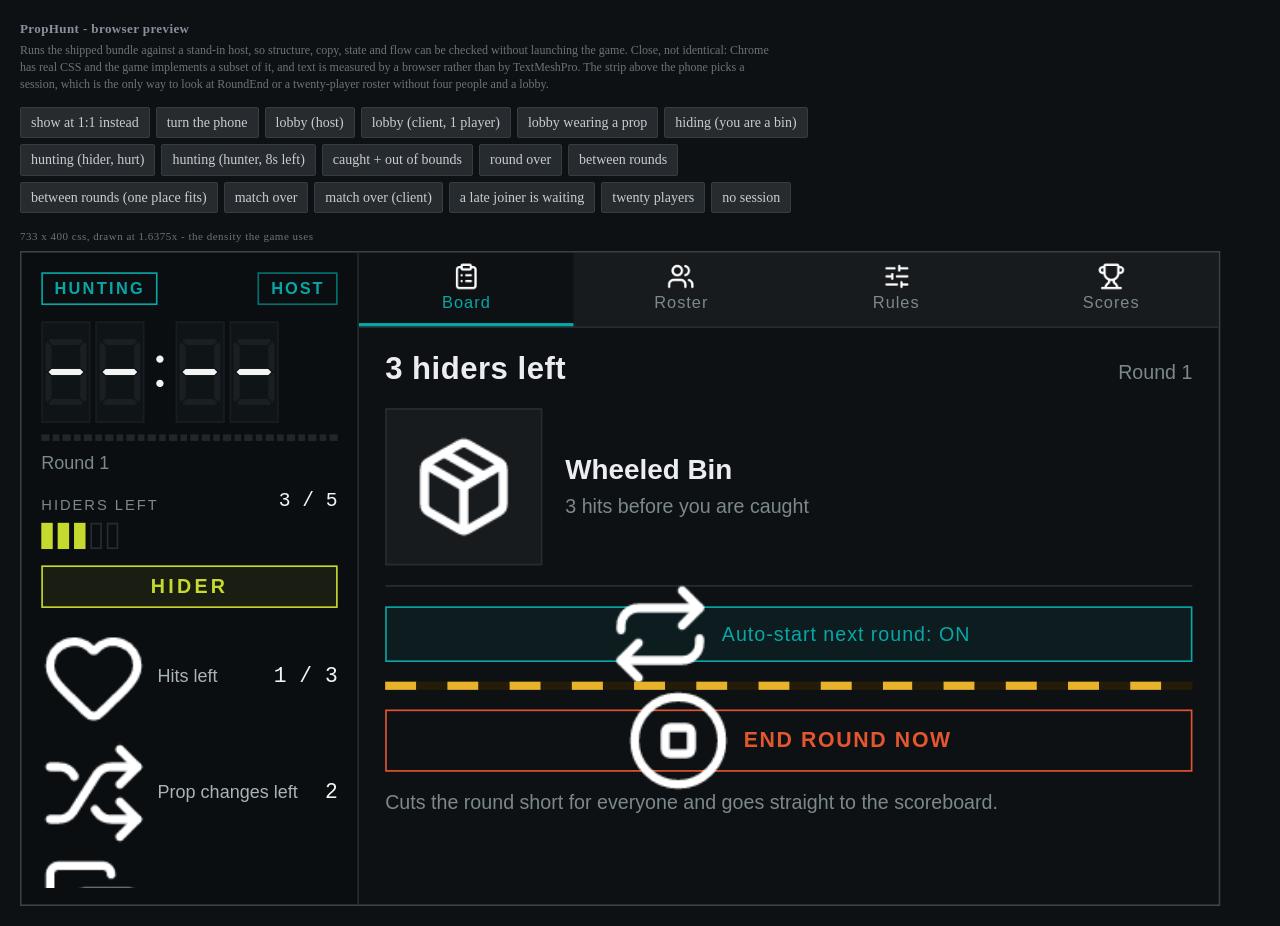
<file: Assets/prophunt/preview.html>
<!doctype html>
<html lang="en">
<head>
<meta charset="utf-8">
<link rel="stylesheet" href="sideload-preview.css">
<style>
  /* The clock is set in the game's own fs-sevegment asset, which is a TMP font asset rather than a font file and
     cannot be loaded in a browser at all. DSEG7 Classic (OFL, vendored beside this file) stands in for it: a
     different cut of the same idea, close enough to judge size, spacing and legibility, not close enough to judge
     the letterforms. app.css asks for `game-segment`, a family only the game has, so the swap happens here. */
  @font-face {
    font-family: "preview-seg";
    src: url("preview-seg.woff2") format("woff2");
    font-display: block;
  }
  #sl-viewport .glyph { font-family: "preview-seg", ui-monospace, monospace; }
</style>
</head>
<body>
<script type="module">
import { mount } from './sideload-preview.js';
import { call, ready, scenarios } from './s1-mock.js';

mount({
  title: 'PropHunt',
  appId: 'prophunt',
  background: '#0E1113',
  accent: '#08A6A6',
  note: 'The strip above the phone picks a session, which is the only way to look at RoundEnd or a twenty-player roster without four people and a lobby.',
  call,
  ready,
  scenarios,
});
</script>
</body>
</html>
</file>
<file: Assets/prophunt/sideload-preview.css>
/* The Sideload renderer's own defaults, restated for a browser.
   Generated numbers are checked against the engine by Workspace/Tests/Sideload.Tests/PreviewShellTests.cs.

   Put `data-sideload` on whatever element holds the app - `#viewport` in a desktop preview shell, `<body>` on a
   page served to a phone - and everything below applies inside it. One file, both hosts.

   Every rule is wrapped in :where() so it carries ZERO specificity. That part is load-bearing: written plainly,
   `[data-sideload] *` would outrank every class selector in an app's stylesheet and the app's own
   `flex-direction: row` would never win. */


/* --- the box model ------------------------------------------------------------------------------------------ */

/* In this engine EVERY element is a flex container, the default direction is column, and border-box is always in
   force (Sideload/Css/ComputedStyle.cs). None of those three is true in CSS, and without them the browser lays out
   every box on the page differently from the game.

   `position: relative` is here because an absolutely positioned child in the engine is placed against its DIRECT
   parent's padding box, always - every box is a containing block there, whether or not it says `position`
   (FlexLayout.cs:142 and :261). A browser walks up to the nearest positioned ancestor instead, so without this an
   overlay pinned to a card lands on whatever container happens to be positioned. Declaring it costs nothing else:
   a relative box with no insets sits exactly where it would have sat, in the browser and in the engine alike. */
:where([data-sideload], [data-sideload] *) {
  display: flex;
  flex-direction: column;
  box-sizing: border-box;
  position: relative;
  margin: 0;
  padding: 0;
  border: 0;
  min-width: 0;
  min-height: 0;

  /* The engine's automatic minimum in a COLUMN is the item's own content height, and when a box declares a height
     that declared height IS the floor (FlexLayout.cs AutomaticMinimum). So a list of 92px rows stays 92px and
     scrolls. A browser floors at min-content instead and squeezed the same list into twenty overlapping lines.
     Zero shrink restores the engine's rule; an app that genuinely wants an item to give way says `flex-shrink` or
     `flex: 1` itself and beats this at any specificity.

     In a ROW the engine floors at zero, which is the opposite of a browser - there the preview will show an
     overflow the game squeezes away instead. Overflowing visibly is the better half of that trade. */
  flex-shrink: 0;

  /* `align-content` is not implemented; wrapped lines pack from the cross start (FlexLayout.cs:14). */
  align-content: flex-start;
}

/* A scroll container is the one box the engine DOES shrink below its content, precisely because it can scroll
   (AutomaticMinimum returns zero for it). Give it back what the rule above took away, or the one box meant to
   soak up the overflow is the one box that cannot.

   CSS cannot ask "does this element have overflow set", only whether it says so inline - hence the class names,
   which are the ones the shipped bundles already use. A page with its own name for a scroll box adds it here or
   writes `flex-shrink: 1` on it directly. */
:where([data-sideload] [style*="overflow"],
       [data-sideload] .scroll, [data-sideload] .rows, [data-sideload] .messages, [data-sideload] .list) {
  flex-shrink: 1;
  min-height: 0;
}


/* --- runs of text ------------------------------------------------------------------------------------------- */

/* The engine folds an element that holds text of its own plus inline children into ONE TextMeshPro string, with
   each child's colour as a tag (Dom/DomBuilder.cs CompileInline). So `Price: <span>$12</span>` is one line. In a
   browser the flex default above would make the span its own item and stack the price under the sentence; marking
   it inline puts it back in the same anonymous flex item as the text beside it, which is one line again.

   The limit, and it is worth knowing: the engine only folds when the element has DIRECT TEXT of its own. A bar
   holding nothing but two spans has two flex items and stacks them in a column - here they stay on one line.
   There is no selector for "my parent has a text node", so the preview's own checker names those elements at
   runtime instead. */
:where([data-sideload] span, [data-sideload] b, [data-sideload] strong, [data-sideload] i, [data-sideload] em,
       [data-sideload] u, [data-sideload] small, [data-sideload] code, [data-sideload] a) {
  display: inline;
}


/* --- controls ----------------------------------------------------------------------------------------------- */

/* `display: flex` is restated here and that is the whole point of the rule. This block carries the same zero
   specificity as the box-model rule and sits after it, so a `display: block` in this position quietly takes every
   button, input and select back out of flex layout - in the browser only. The engine makes no exception for a
   control, so a button laid out as a row was a row in the game and a stack of blocks in the preview: captions
   centred instead of left, trailing icons dropped below the field they belong in. */
:where([data-sideload] input, [data-sideload] button, [data-sideload] textarea, [data-sideload] select) {
  font: inherit;
  color: inherit;
  text-align: inherit;
  outline: none;
  display: flex;
}

/* A text field and a button are boxes the page styles; the browser's own chrome goes. A range, a colour input and a
   select keep theirs: the engine draws those three itself (Sideload/Dom/FormParts.cs), so the browser's native
   slider, picker and drop-down are the closest stand-in, and they raise the same input, change and pointer events. */
:where([data-sideload] input:not([type=range]):not([type=color]), [data-sideload] button, [data-sideload] textarea) {
  appearance: none;
  -webkit-appearance: none;
  background: none;
}

/* The engine's default look for the three, from Sideload/Css/UserAgentSheet.cs FormSource. It applies to every
   page there, so it applies to every preview here. */
:where([data-sideload] input[type=range]) { width: 130px; height: 18px; flex-shrink: 0; }
:where([data-sideload] input[type=color]) {
  width: 44px; height: 26px; padding: 3px; flex-shrink: 0; border: 1px solid rgba(128,128,128,0.55);
  border-radius: 4px; background-color: rgba(128,128,128,0.16);
}
:where([data-sideload] select) {
  padding: 4px 8px; border: 1px solid rgba(128,128,128,0.55); border-radius: 4px;
  background-color: rgba(128,128,128,0.16);
}
:where([data-sideload] option, [data-sideload] optgroup) { background-color: #1B1D24; color: #ECEDF1; }

:where([data-sideload] button) { cursor: pointer; }

/* The engine draws an image as its own box and never scales it down to its container. */
:where([data-sideload] img) { display: block; max-width: none; }


/* --- the inherited initial values ---------------------------------------------------------------------------- */

/* From Sideload/Css/ComputedStyle.cs, set once on the root and inherited from there. Never restated per element: a
   `:where([data-sideload] *)` rule would look harmless and would in fact break inheritance, resetting every child
   whose parent had chosen something else.

   A browser's own defaults are 16px, `normal` line-height and black text. All three are visibly wrong here - a
   page written against a 15px base comes out about 7% larger in the preview, and dark-on-dark text is unreadable. */
:where([data-sideload]) {
  font-size: 15px;      /* ComputedStyle.FontSize */
  line-height: 1.2;     /* ResolvedLineHeight, when line-height is unset */
  color: #ECEDF1;       /* ComputedStyle.Color */
  font-weight: 400;     /* ComputedStyle.FontWeight */
  text-align: left;     /* ComputedStyle.TextAlign */
  accent-color: #5E6AD2; /* ComputedStyle.DefaultAccent - the range fill and thumb */

  /* `game-ui` is the family name the bundles ask for. In the game it resolves to the Open Sans cuts the phone
     itself uses (Sideload/Paint/TextSupport.cs). Standing in with whatever the device has is not close enough:
     Segoe UI at the same size runs about a sixth wider, which moves every wrap and every measured position. */
  font-family: game-ui, "Open Sans", "Segoe UI", Roboto, Arial, sans-serif;
  -webkit-font-smoothing: antialiased;
}

/* Scrollbars stay hidden so the preview and the game still look alike - the engine draws none. */
:where([data-sideload] *) { scrollbar-width: none; }
:where([data-sideload]) ::-webkit-scrollbar { width: 0; height: 0; }
</file>
